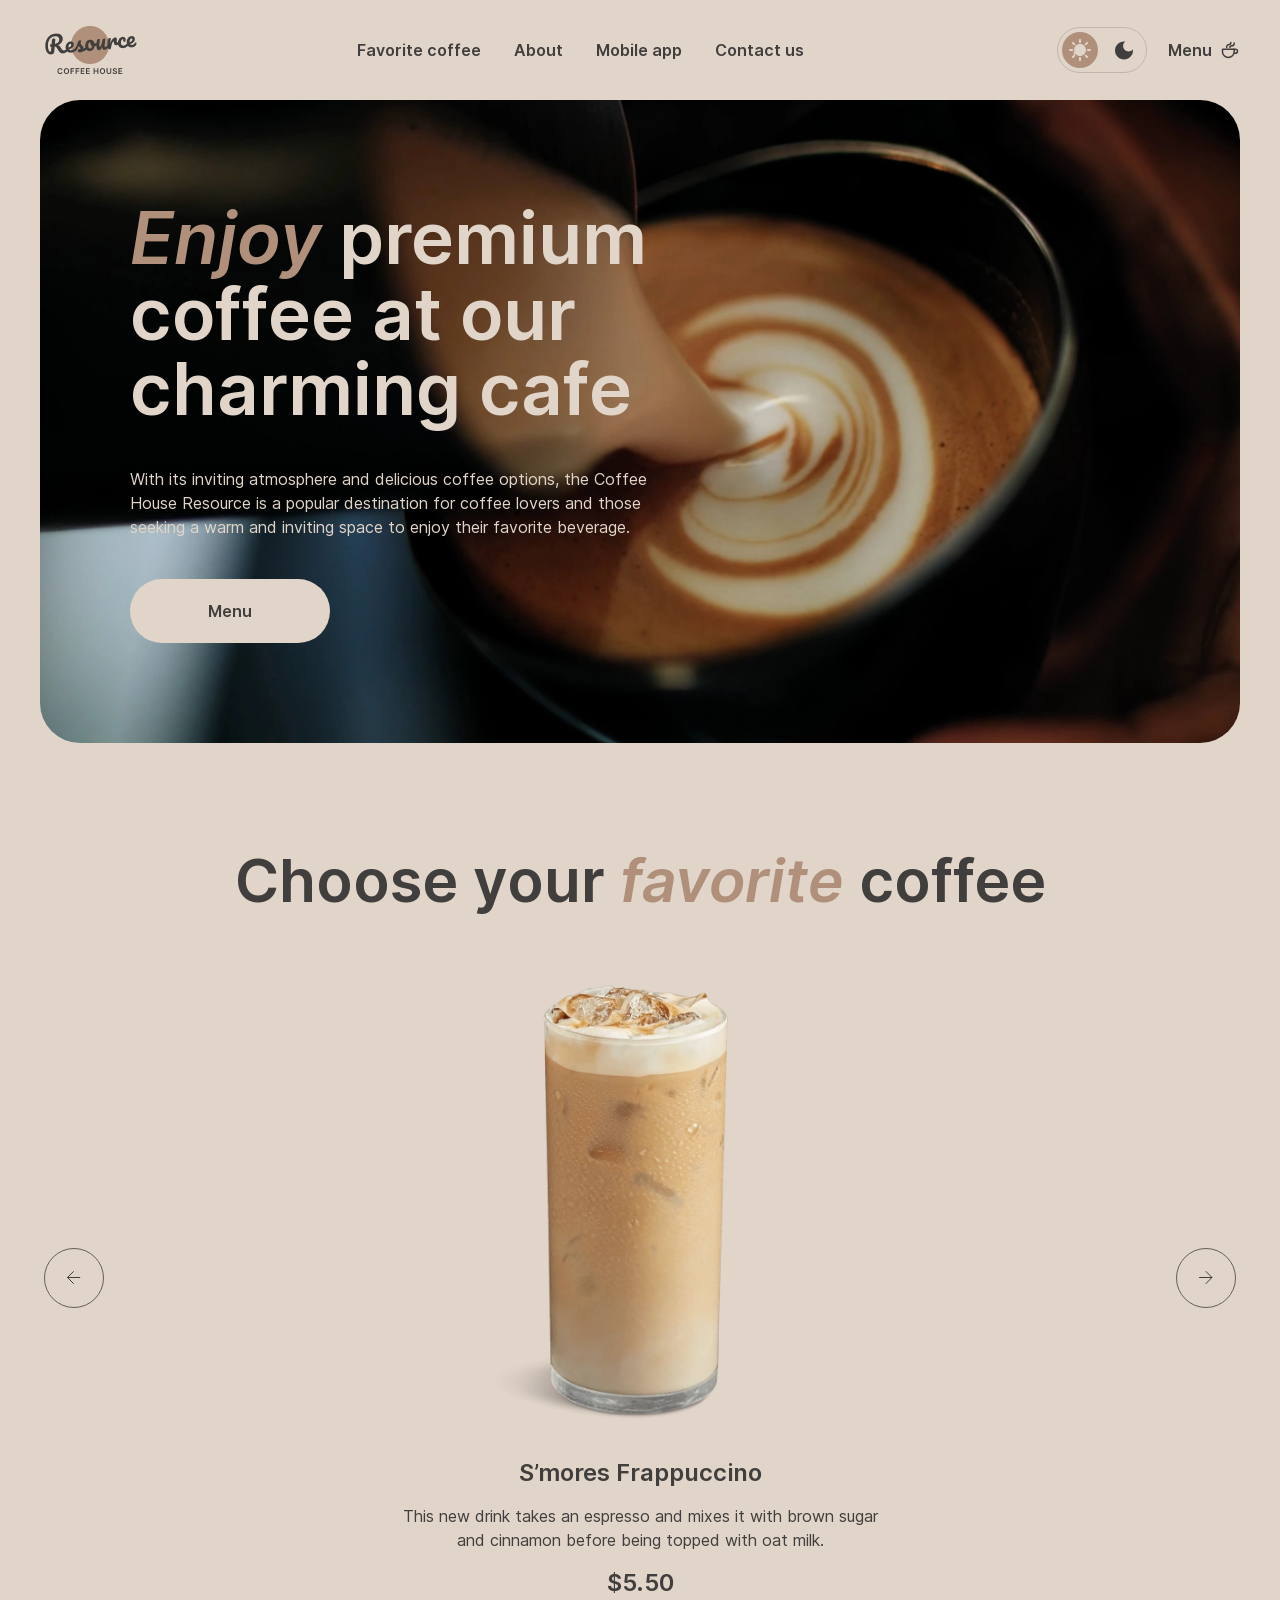
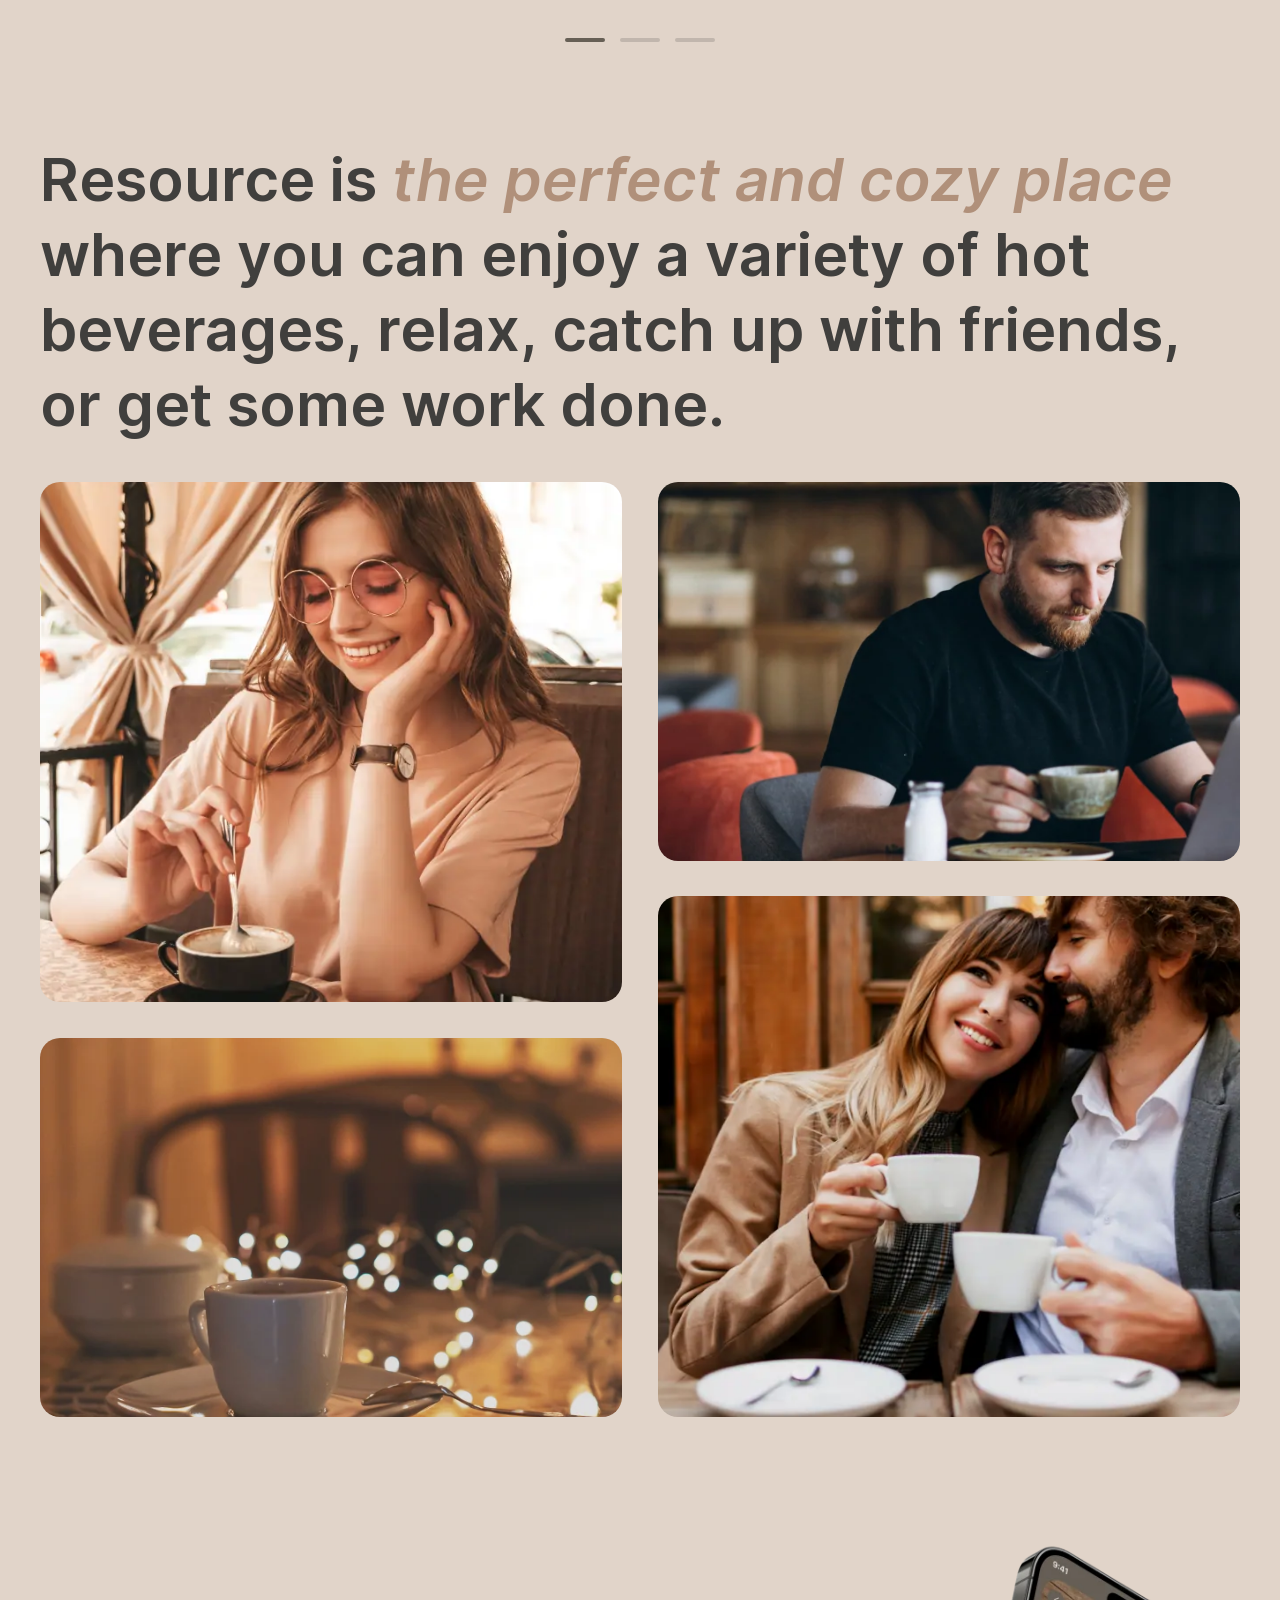
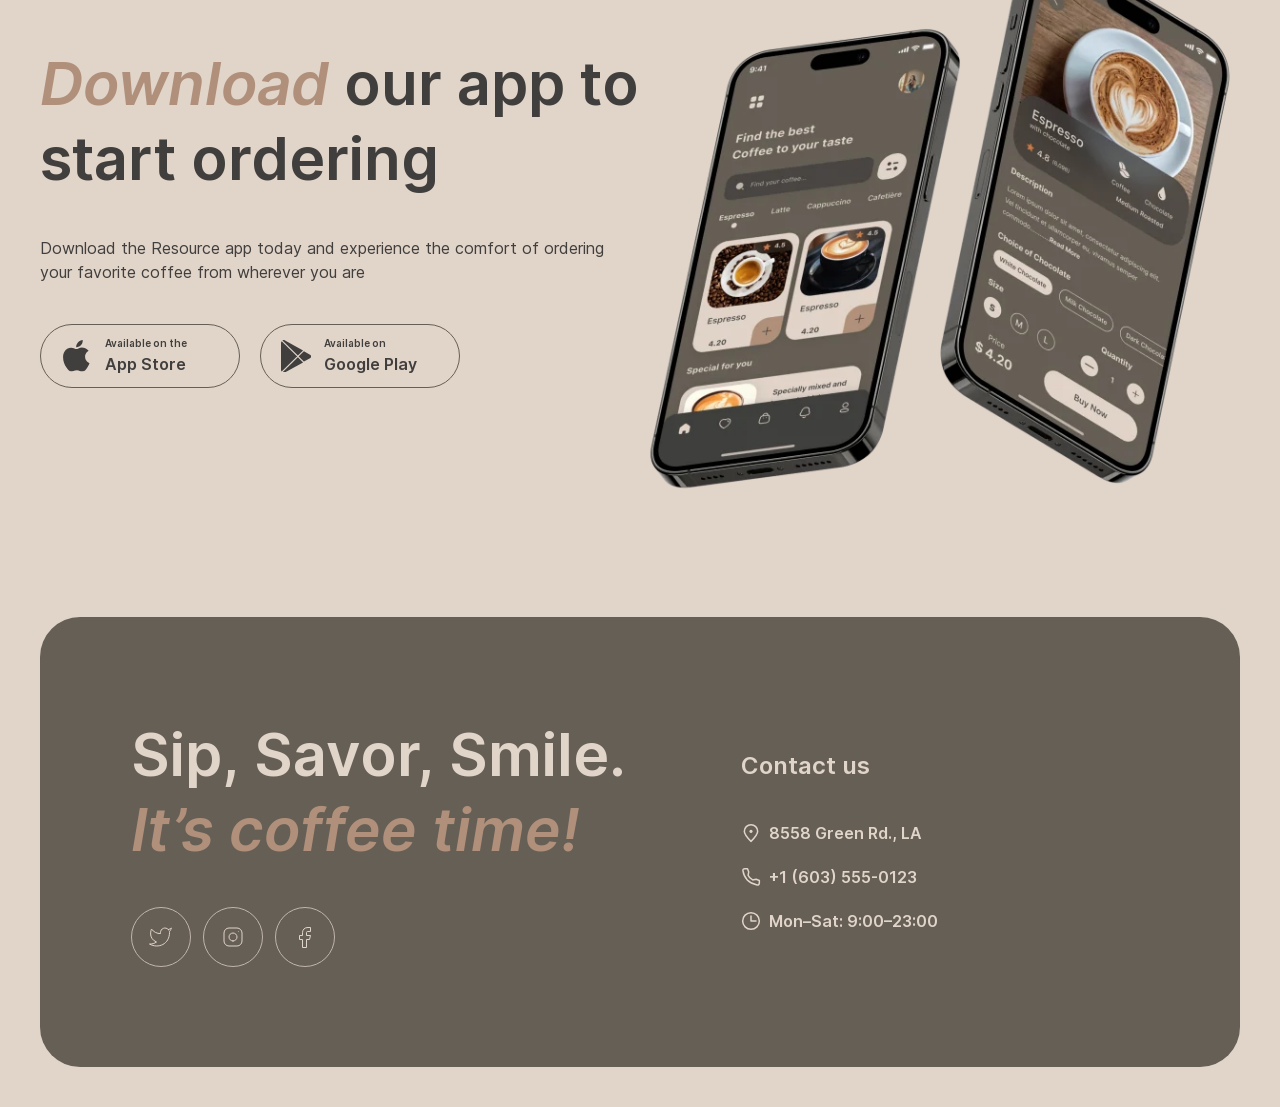
<file: index.html>
<!doctype html>
<html lang="en">
  <head>
    <meta charset="UTF-8" />
    <meta name="viewport" content="width=device-width, initial-scale=1.0" />
    <title>Coffee House</title>
    <link rel="icon" type="image/svg+xml" href="./favicon.svg" />
    <link rel="stylesheet" href="./css/modern-normalize.css" />
    <link rel="stylesheet" href="./css/common.css" />
    <link rel="stylesheet" href="./css/header.css" />
    <link rel="stylesheet" href="./css/index.css" />
    <link rel="stylesheet" href="./css/footer.css" />

    <script>
      if (localStorage.getItem("theme-taty4-kcnThs7") === "dark") {
        document.documentElement.setAttribute("data-theme", "dark");
      }
    </script>

    <script type="module" src="./assets/js/index.js"></script>
  </head>
  <body>
    <header class="header">
      <a class="header-logo" href="./index.html"></a>
      <nav class="header-nav">
        <ul class="nav-list">
          <li class="nav-item">
            <a href="#favorite-coffee">Favorite coffee</a>
          </li>
          <li class="nav-item"><a href="#about">About</a></li>
          <li class="nav-item"><a href="#mobile-apps">Mobile app</a></li>
          <li class="nav-item"><a href="#footer">Contact us</a></li>
          <li class="nav-item nav-item-menu">
            <a class="link-menu nav-burger" href="./coffee.html"
              >Menu
              <svg class="icon burger-menu-cup">
                <use href="./assets/sprite.svg#coffee-cup"></use>
              </svg>
            </a>
          </li>
        </ul>
      </nav>
      <div class="header-actions">
        <div class="header-theme">
          <input
            class="input-header"
            type="radio"
            name="theme"
            id="light-theme"
            value="light"
          />
          <label for="light-theme" class="label-light">
            <svg class="icon"><use href="./assets/sprite.svg#sun"></use></svg>
          </label>
          <input
            class="input-header"
            type="radio"
            name="theme"
            id="dark-theme"
            value="dark"
          />
          <label for="dark-theme" class="label-dark">
            <svg class="icon"><use href="./assets/sprite.svg#moon"></use></svg>
          </label>
        </div>
        <a class="link-menu" href="./coffee.html"
          >Menu
          <svg class="icon">
            <use href="./assets/sprite.svg#coffee-cup"></use>
          </svg>
        </a>
        <button class="burger-button"></button>
      </div>
    </header>
    <main>
      <section class="home-section">
        <div class="home-content">
          <h1 class="home-heading">
            <span class="text-accent">Enjoy</span> premium coffee at our
            charming cafe
          </h1>
          <p class="home-description">
            With its inviting atmosphere and delicious coffee options, the
            Coffee House Resource is a popular destination for coffee lovers and
            those seeking a warm and inviting space to enjoy their favorite
            beverage.
          </p>
          <a class="home-link" href="./coffee.html"
            ><span class="home-link-text"
              >Menu
              <svg class="icon">
                <use href="./assets/sprite.svg#coffee-cup"></use>
              </svg>
            </span>
          </a>
        </div>
      </section>
      <section class="favorite-section" id="favorite-coffee">
        <h2 class="title-section">
          Choose your <span class="text-accent">favorite</span> coffee
        </h2>
        <div class="slider-container">
          <button class="slider-button slider-button-left">
            <svg class="icon">
              <use href="./assets/sprite.svg#slider-arrow-left"></use>
            </svg>
          </button>
          <div class="slider">
            <div class="slider-track">
              <div class="slide">
                <div class="slide-image">
                  <img
                    src="./assets/images/slider/coffee-slider-1.webp"
                    alt="S’mores Frappuccino"
                  />
                </div>
                <div class="slide-description">
                  <h3 class="coffee-title">S’mores Frappuccino</h3>
                  <p class="coffee-description">
                    This new drink takes an espresso and mixes it with brown
                    sugar and cinnamon before being topped with oat milk.
                  </p>
                  <p class="coffee-price">$5.50</p>
                </div>
              </div>
              <div class="slide">
                <div class="slide-image">
                  <img
                    src="./assets/images/slider/coffee-slider-2.webp"
                    alt="Caramel Macchiato"
                  />
                </div>
                <div class="slide-description">
                  <h3 class="coffee-title">Caramel Macchiato</h3>
                  <p class="coffee-description">
                    Fragrant and unique classic espresso with rich caramel-peanut syrup, 
                    with cream under whipped thick foam 
                  </p>
                  <p class="coffee-price">$5.50</p>
                </div>
              </div>
              <div class="slide">
                <div class="slide-image">
                  <img
                    src="./assets/images/slider/coffee-slider-3.webp"
                    alt="Ice coffee"
                  />
                </div>
                <div class="slide-description">
                  <h3 class="coffee-title">Ice coffee</h3>
                  <p class="coffee-description">
                    A popular summer drink that tones and invigorates. 
                    Prepared from coffee, milk and ice. 
                  </p>
                  <p class="coffee-price">$5.50</p>
                </div>
              </div>
            </div>
          </div>
          <button class="slider-button slider-button-right">
            <svg class="icon">
              <use href="./assets/sprite.svg#slider-arrow-right"></use>
            </svg>
          </button>
        </div>
        <div class="bullets-container">
          <span class="bullet active" data-index="1"></span>
          <span class="bullet" data-index="2"></span>
          <span class="bullet" data-index="3"></span>
        </div>
      </section>
      <section class="about-section" id="about">
        <h2 class="title-section">
          Resource is
          <span class="text-accent">the perfect and cozy place</span> where you
          can enjoy a variety of hot beverages, relax, catch up with friends, or
          get some work done.
        </h2>
        <div class="about-gallery">
          <div class="about-gallery-part">
            <div class="about-gallery-item item-1">
              <img
                src="./assets/images/about/about-1.webp"
                alt="A woman relaxing in a comfortable armchair, holding a steaming ceramic mug of coffee"
              />
            </div>
            <div class="about-gallery-item item-2">
              <img
                src="./assets/images/about/about-2.webp"
                alt="A white ceramic cup of fresh cappuccino with rich foam"
              />
            </div>
          </div>
          <div class="about-gallery-part">
            <div class="about-gallery-item item-3">
              <img
                src="./assets/images/about/about-3.webp"
                alt="A young man working on his laptop while taking a sip of coffee in a modern cafe"
              />
            </div>
            <div class="about-gallery-item item-4">
              <img
                src="./assets/images/about/about-4.webp"
                alt="Romantic couple sharing a tender moment while holding warm ceramic mugs of coffee"
              />
            </div>
          </div>
        </div>
      </section>
      <section class="section-apps" id="mobile-apps">
        <div class="apps-content">
          <h2 class="title-section">
            <span class="text-accent">Download</span> our app to start ordering
          </h2>
          <p class="apps-description">
            Download the Resource app today and experience the comfort of
            ordering your favorite coffee from wherever you are
          </p>

          <div class="apps-buttons">
            <button class="apps-button button-app-store">
              <svg class="icon">
                <use href="./assets/sprite.svg#apple"></use>
              </svg>
              <span class="apps-button-content">
                <span class="apps-button-available">Available on the</span>
                <span class="apps-button-name">App Store</span>
              </span>
            </button>
            <button class="apps-button button-google-play">
              <svg class="icon">
                <use href="./assets/sprite.svg#google-play"></use>
              </svg>
              <span class="apps-button-content">
                <span class="apps-button-available">Available on</span>
                <span class="apps-button-name">Google Play</span>
              </span>
            </button>
          </div>
        </div>
        <div class="apps-image">
          <img
            src="./assets/images/mobile-screens.webp"
            alt="Smartphone with the official coffee shop ordering application on screen"
          />
        </div>
      </section>
    </main>
    <footer class="footer" id="footer">
      <div class="footer-offer">
        <h2 class="title-section">
          Sip, Savor, Smile.
          <span class="text-accent">It’s coffee time! </span>
        </h2>
        <ul class="social-link-list">
          <li class="social-link-item">
            <a class="social-link-link" href="#"
              ><svg class="icon icon-twitter">
                <use href="./assets/sprite.svg#twitter"></use>
              </svg>
            </a>
          </li>
          <li class="social-link-item">
            <a class="social-link-link" href="#">
              <svg class="icon icon-instagram">
                <use href="./assets/sprite.svg#instagram"></use>
              </svg>
            </a>
          </li>
          <li class="social-link-item">
            <a class="social-link-link" href="#">
              <svg class="icon icon-facebook">
                <use href="./assets/sprite.svg#facebook"></use>
              </svg>
            </a>
          </li>
        </ul>
      </div>
      <div class="footer-contacts">
        <h3 class="heading-contacts">Contact us</h3>
        <ul class="contacts-list">
          <li class="contacts-item">
            <a
              class="contacts-link"
              href="https://www.google.com/maps/place/44%C2%B002'12.2%22N+123%C2%B007'31.7%22W/@44.0367104,-123.1280595,17z/data=!3m1!4b1!4m4!3m3!8m2!3d44.0367104!4d-123.1254846?entry=ttu&g_ep=EgoyMDI2MDkxNi4wIKXMDSoASAFQAw%3D%3D"
              target="_blank"
              rel="noopener noreferrer"
            >
              <svg class="icon icon-facebook">
                <use href="./assets/sprite.svg#pin-alt"></use>
              </svg>
              <span>8558 Green Rd., LA</span>
            </a>
          </li>
          <li class="contacts-item">
            <a class="contacts-link" href="tel:+375291234567">
              <svg class="icon icon-facebook">
                <use href="./assets/sprite.svg#phone"></use>
              </svg>
              <span>+1 (603) 555-0123</span>
            </a>
          </li>
          <li class="contacts-item">
            <a class="contacts-link" href="">
              <svg class="icon icon-facebook">
                <use href="./assets/sprite.svg#clock"></use>
              </svg>
              <span>Mon–Sat: 9:00–23:00</span>
            </a>
          </li>
        </ul>
      </div>
    </footer>
  </body>
</html>
</file>
<file: css/common.css>
h1,
h2,
h3,
h4,
p,
figure {
  margin: 0;
}

ul,
ol {
  list-style: none;
  margin: 0;
  padding: 0;
}

a {
  text-decoration: none;
  color: inherit;
}

img {
  max-width: 100%;
  display: block;
}

@font-face {
  font-display: swap;
  font-family: "Inter";
  font-style: normal;
  font-weight: 400;
  src: url("../assets/fonts/Inter-Regular.woff2") format("woff2");
}

@font-face {
  font-display: swap;
  font-family: "Inter";
  font-style: italic;
  font-weight: 400;
  src: url("../assets/fonts/Inter-Italic.woff2") format("woff2");
}

@font-face {
  font-display: swap;
  font-family: "Inter";
  font-style: normal;
  font-weight: 600;
  src: url("../assets/fonts/Inter-SemiBold.woff2") format("woff2");
}

@font-face {
  font-display: swap;
  font-family: "Inter";
  font-style: italic;
  font-weight: 600;
  src: url("../assets/fonts/Inter-SemiBoldItalic.woff2") format("woff2");
}

:root {
  --text-primary: #403f3d;
  --text-inverse: #e1d4c9;
  --text-accent: #b0907a;

  --bgc-page: #e1d4c9;
  --bgc-container: #665f55;
  --bgc-overlay: #403f3dcc;

  --border-primary: #c1b6ad;
  --border-inverse: #665f55;

  --fs-basic: 1rem;

  --logo-url: url("../assets/images/logo/logo.png");
}

[data-theme="dark"] {
  --text-primary: #e1d4c9;

  --bgc-page: #292826;
  --bgc-container: #403f3d;
  --bgc-overlay: #292826;

  --border-primary: #665f55;
  --border-inverse: #c1b6ad;

  --logo-url: url("../assets/images/logo/logo-dark.png");
  --bgc-overlay: #403f3dcc;
}

html {
  scroll-behavior: smooth;
}

body {
  max-width: 1440px;
  margin: 0 auto;
  padding: 20px 40px 40px;
  background-color: var(--bgc-page);
  font-family: "Inter", sans-serif;
  font-size: var(--fs-basic);
  color: var(--text-primary);
}

.title-section {
  font-size: 3.75rem;
  font-weight: 600;
  line-height: 125%;
  letter-spacing: 0;
}

.text-accent {
  font-style: italic;
  color: var(--text-accent);
}

@media (max-width: 768px) {
  body {
    padding-inline: clamp(
      16px,
      calc(16px + (40 - 16) * ((100vw - 380px) / (768 - 380))),
      40px
    );
  }

  .title-section {
    font-size: clamp(
      32px,
      calc(32px + (60 - 32) * ((100vw - 380px) / (768 - 380))),
      60px
    );
  }
}
</file>
<file: css/header.css>
@property --color-theme {
  syntax: "<color>";
  inherits: true;
  initial-value: #403f3d;
}

.header {
  position: relative;
  display: flex;
  justify-content: space-between;
  align-items: center;
  gap: 15px;
  width: 100%;
}

.header-logo {
  display: block;
  flex-shrink: 0;
  width: 100px;
  height: 60px;
  background: var(--logo-url) no-repeat center / cover;
}

.nav-list {
  display: flex;
  gap: clamp(
    10px,
    calc(10px + (40 - 10) * ((100vw - 768px) / (1440 - 768))),
    40px
  );
}

.nav-item-menu {
  display: none;
}

.nav-item a {
  display: flex;
  font-size: 1rem;
  font-weight: 600;
  line-height: 150%;
  letter-spacing: 0%;
  transition: color 0.3s;
}

.header-actions {
  display: flex;
  align-items: center;
  margin-left: clamp(
    10px,
    calc(10px + (44 - 10) * ((100vw - 768px) / (1440 - 768))),
    44px
  );
  gap: clamp(
    10px,
    calc(10px + (24 - 10) * ((100vw - 768px) / (1440 - 768))),
    24px
  );
}

.header-theme {
  display: flex;
  gap: 8px;
  padding: 4px;
  border-radius: 100px;
  border: 1px solid var(--border-primary);
}

input[type="radio"] {
  opacity: 0;
  position: absolute;
  z-index: -1;
}

.input-header:checked + label {
  background-color: var(--text-accent);

  .icon {
    --color-theme: var(--text-inverse);
  }
}

.label-light,
.label-dark {
  display: flex;
  justify-content: center;
  align-items: center;
  width: 36px;
  height: 36px;
  border-radius: 100px;
  cursor: pointer;
  transition: background-color 0.3s;

  .icon {
    width: 22px;
    height: 22px;
    /*     fill: var(--text-primary); */
    --color-theme: var(--text-primary);
    transition: --color-theme 0.3s;
  }
}

.label-dark .icon {
  width: 18px;
  height: 19px;
}

.link-menu {
  position: relative;
  display: flex;
  align-items: center;
  gap: 8px;
  font-weight: 600;
  line-height: 150%;
  letter-spacing: 0%;
  color: var(--text-primary);

  &.active {
    pointer-events: none;

    &::after {
      width: 100%;
    }
  }

  .icon {
    width: 20px;
    height: 20px;
    --color-cup: var(--text-primary);
  }

  .burger-menu-cup {
    width: 40px;
    height: 40px;
  }
}

.link-menu::after {
  content: "";
  display: block;
  position: absolute;
  bottom: -3px;
  width: 0;
  height: 2px;
  background-color: var(--text-primary);
  transition: width 0.3s;
}

.burger-button {
  display: none;
  position: relative;
  width: 44px;
  height: 44px;
  border-radius: 50%;
  border: 1px solid var(--border-inverse);
  background-color: transparent;
}

.burger-button::before,
.burger-button::after {
  content: "";
  display: block;
  position: absolute;
  left: 50%;
  transform: translateX(-50%);
  width: 16px;
  height: 1px;
  background-color: var(--text-primary);
  border: 1px solid var(--text-primary);

  transition: 0.3s ease;
}

.burger-button::before {
  top: 17px;
}

.burger-button::after {
  top: 24px;
}

body.menu-open {
  overflow: hidden;

  .header-nav {
    transform: translateX(0);
  }

  .burger-button::before {
    top: 50%;
    transform: translate(-50%, -50%) rotate(-45deg);
  }

  .burger-button::after {
    top: 50%;
    transform: translate(-50%, -50%) rotate(45deg);
  }
}

/* Media */

@media (hover: hover) and (pointer: fine) {
  .nav-item a:hover {
    color: var(--border-inverse);
  }

  .label-light:hover,
  .label-dark:hover {
    background-color: var(--border-inverse);

    .icon {
      --color-theme: var(--text-inverse);
    }
  }

  .link-menu:hover::after {
    width: 100%;
  }
}

@media (max-width: 768px) {
  .label-light,
  .label-dark {
    width: 44px;
    height: 40px;
  }

  .burger-button {
    display: block;
  }

  .link-menu {
    display: none;
  }

  .nav-item-menu {
    display: flex;
  }

  .header-nav {
    position: fixed;
    top: 100px;
    left: 0;
    width: 100%;
    height: calc(100vh - 100px);
    transform: translateX(100%);
    background-color: var(--bgc-page);

    display: flex;
    justify-content: center;
    align-items: center;
    z-index: 100;

    transition:
      transform 0.3s ease,
      opacity 1s;
  }

  .nav-list {
    display: flex;
    flex-direction: column;
    align-items: center;
    gap: 60px;
  }

  .nav-item a {
    font-size: 2rem;
    line-height: 125%;
  }

  .header-actions {
    gap: clamp(
      12px,
      calc(12px + (24 - 12) * ((100vw - 380px) / (768 - 380))),
      24px
    );
  }
}
</file>
<file: css/index.css>
@property --color-apple {
  syntax: "<color>";
  inherits: true;
  initial-value: #403f3d;
}

.home-section {
  padding: 100px;
  padding-inline: clamp(
    60px,
    calc(60px + (100 - 60) * ((100vw - 768px) / (1440 - 768))),
    100px
  );
  margin-top: 20px;
  background-image: url(../assets/images/img-hero.webp);
  background-size: cover;
  background-repeat: no-repeat;
  background-position: center;
  border-radius: 40px;
}

.home-content {
  display: flex;
  flex-direction: column;
  max-width: 530px;
  gap: 40px;
}

.home-heading {
  font-size: 4.5rem;
  font-weight: 600;
  line-height: 105%;
  letter-spacing: 0;
  color: var(--text-inverse);
}

.home-description {
  line-height: 150%;
  letter-spacing: 0;
  color: var(--text-inverse);
}

.home-link {
  line-height: 150%;
  font-weight: 600;
  color: var(--text-primary);
  padding: 1.25rem;
  background-color: var(--bgc-page);
  max-width: 200px;
  border-radius: 100px;
  text-align: center;
}

.home-link-text {
  position: relative;

  .icon {
    --color-cup: var(--text-primary);
    width: 20px;
    height: 20px;
    display: block;
    opacity: 0;
    position: absolute;
    top: 50%;
    right: -8px;
    transform: translate(100%, -50%);
    transition: opacity 0.3s;
  }
}

/* Favorite section */

.favorite-section {
  margin-top: 100px;
  display: flex;
  flex-direction: column;
  align-items: center;
  gap: 40px;

  .title-section {
    text-align: center;
  }
}

.slider-container {
  display: flex;
  align-items: center;
  justify-content: space-between;
  width: calc(100% - 8px);
}

.slider {
  overflow-x: hidden;
  width: 100%;
  max-width: 480px;
}

.slider-track {
  display: flex;
  width: 100%;
}

.slide {
  flex: 0 0 100%;
  display: flex;
  flex-direction: column;
  gap: 20px;
}

.slide-image {
  max-width: 480px;
}

.slider-button {
  display: flex;
  justify-content: center;
  align-items: center;
  flex-shrink: 0;
  width: 60px;
  height: 60px;
  background-color: transparent;
  border-radius: 50%;
  border: 1px solid var(--border-inverse);
  cursor: pointer;
  transition:
    background-color 0.3s,
    border-color 0.3s;

  .icon {
    width: 13.5px;
    height: 13px;
    stroke: var(--text-primary);
    transition: color 0.3s;
  }
}

.coffee-title,
.coffee-price {
  font-size: 1.5rem;
  font-weight: 600;
  line-height: 125%;
  letter-spacing: 0%;
}

.coffee-description,
.apps-description {
  line-height: 150%;
  letter-spacing: 0;
}

.slide-description {
  display: flex;
  flex-direction: column;
  gap: 16px;
  max-width: 480px;
  align-items: center;

  .coffee-description {
    text-align: center;
  }
}

.bullets-container {
  display: flex;
  gap: 15px;
}

.bullet {
  display: block;
  height: 4px;
  width: 40px;
  background-color: var(--border-primary);
  border-radius: 100px;
  cursor: pointer;

  &.active {
    background-color: var(--border-inverse);
  }
}

/* About section */

.about-section {
  margin-top: 100px;
  display: flex;
  flex-direction: column;
  gap: 40px;
}

.about-gallery {
  display: flex;
  justify-content: space-between;
  gap: clamp(
    20px,
    calc(20px + (40 - 20) * ((100vw - 768px) / (1440 - 768))),
    40px
  );
}

.about-gallery-part {
  display: flex;
  flex-direction: column;
  gap: clamp(
    20px,
    calc(20px + (40 - 20) * ((100vw - 768px) / (1440 - 768))),
    40px
  );
}

.item-1,
.item-4 {
  aspect-ratio: 660 / 590;
}

.item-2,
.item-3 {
  aspect-ratio: 660 / 430;
}

.about-gallery-item {
  width: 100%;
  max-width: 660px;
  overflow: hidden;
  border-radius: 20px;

  img {
    display: block;
    width: 100%;
    height: 100%;
    object-fit: cover;
    object-position: center;

    transform: scale(1.1);
  }
}

/* Section Mobile app */

.section-apps {
  margin-top: 100px;
  display: flex;
  justify-content: space-between;
  align-items: center;
}

.apps-content {
  display: flex;
  flex-direction: column;
  gap: 40px;
  max-width: 600px;
}

.apps-buttons {
  display: flex;
  gap: 20px;
}

.apps-button {
  display: flex;
  align-items: center;
  background-color: transparent;
  padding: 11px 20px;
  gap: 13px;
  border: 1px solid var(--border-inverse);
  border-radius: 100px;
  max-width: 200px;
  width: 100%;
  transition:
    background-color 0.3s,
    border-color 0.3s;
  cursor: pointer;

  .icon {
    width: 30.5px;
    height: 31.6px;
    --color-apple: var(--text-primary);
    transition: --color-apple 0.4s;
  }
}

.button-google-play .icon {
  width: 30.3px;
  height: 32.8px;
}

.apps-button-content {
  display: flex;
  flex-direction: column;
  align-items: flex-start;
  gap: 2px;
}

.apps-button-available {
  font-size: 0.625rem;
  font-weight: 600;
  line-height: 140%;
  letter-spacing: 0;
  color: var(--text-primary);
  transition: color 0.3s;
}

.apps-button-name {
  font-weight: 600;
  line-height: 150%;
  letter-spacing: 0;
  color: var(--text-primary);
  transition: color 0.3s;
}

/* Media */

@media (hover: hover) and (pointer: fine) {
  .home-link:hover svg {
    opacity: 1;
  }

  .slider-button:hover {
    background-color: var(--bgc-container);
    border-color: var(--bgc-container);

    .icon {
      stroke: var(--text-inverse);
    }
  }

  .apps-button:hover {
    background-color: var(--bgc-container);
    border-color: var(--bgc-container);

    .apps-button-available,
    .apps-button-name {
      color: var(--text-inverse);
    }
    .icon {
      --color-apple: var(--text-inverse);
    }
  }
}

@media (max-width: 768px) {
  .home-section {
    padding: clamp(
        60px,
        calc(60px + (100 - 60) * ((100vw - 380px) / (768 - 380))),
        100px
      )
      clamp(
        16px,
        calc(16px + (60 - 16) * ((100vw - 380px) / (768 - 380))),
        60px
      );
  }

  .home-heading {
    line-height: 105%;
    font-size: clamp(
      42px,
      calc(42px + (72 - 42) * ((100vw - 380px) / (768 - 380))),
      72px
    );
  }

  .home-link .icon {
    opacity: 1;
  }

  .slider-container {
    width: 100%;
  }

  .about-gallery {
    flex-direction: column;
    align-items: center;
    gap: 40px;
  }

  .about-gallery-part {
    width: 100%;
  }

  .item-2,
  .item-3 {
    display: none;
  }

  .about-gallery-item {
    max-width: none;

    img {
      transform: scale(1.05);
    }
  }

  .item-1,
  .item-4 {
    height: 590px;
    aspect-ratio: auto;
  }

  .section-apps {
    align-items: flex-start;
    flex-direction: column;
    gap: clamp(
      40px,
      calc(40px + (100 - 40) * ((100vw - 380px) / (768 - 380))),
      100px
    );

    .apps-content {
      max-width: none;
    }

    .title-section {
      max-width: 600px;
    }

    .apps-image {
      align-self: center;
    }
  }
}

@media (max-width: 535px) {
  .slider-button {
    display: none;
  }
}

@media (max-width: 485px) {
  .home-heading {
    line-height: 115%;
  }

  .about-gallery-item {
    img {
      transform: scale(1.25);
    }
  }
  .section-apps {
    .title-section {
      max-width: 300px;
    }
  }

  .apps-buttons {
    flex-direction: column;
  }
}
</file>
<file: css/footer.css>
.footer {
  margin-top: 100px;
  display: flex;
  align-items: center;
  gap: 100px
    clamp(
      10px,
      calc(10px + (100 - 10) * ((100vw - 760px) / (1440 - 768))),
      100px
    );
  padding: 100px
    clamp(
      60px,
      calc(60px + (100 - 60) * ((100vw - 760px) / (1440 - 768))),
      100px
    );
  background-color: var(--bgc-container);
  border-radius: 40px;

  .title-section {
    color: var(--text-inverse);
  }
}

.footer-offer,
.footer-contacts {
  display: flex;
  flex-direction: column;
  gap: 40px;
  max-width: 530px;
}

.social-link-list {
  display: flex;
  gap: 12px;
}

.social-link-link {
  display: flex;
  justify-content: center;
  align-items: center;
  width: 60px;
  height: 60px;
  border-radius: 50%;
  border: 1px solid var(--border-primary);
  transition:
    border-color 0.3s,
    background-color 0.3s;

  .icon {
    stroke: var(--text-inverse);
    transition: 0.3s;
  }

  .icon-twitter {
    width: 23px;
    height: 20px;
  }

  .icon-instagram {
    width: 24px;
    height: 24px;
  }

  .icon-facebook {
    width: 12px;
    height: 21px;
  }
}

.heading-contacts {
  font-size: 1.5rem;
  font-weight: 600;
  line-height: 125%;
  letter-spacing: 0%;
  color: var(--text-inverse);
}

.contacts-list {
  display: flex;
  flex-direction: column;
  gap: 20px;
}

.contacts-link {
  position: relative;
  display: flex;
  align-items: center;
  gap: 8px;
  color: var(--text-inverse);
  font-weight: 600;
  line-height: 150%;
  letter-spacing: 0;

  .icon {
    width: 20px;
    height: 20px;
    stroke: var(--text-inverse);
  }
}

.contacts-link::after {
  content: "";
  display: block;
  position: absolute;
  bottom: -3px;
  width: 0;
  height: 2px;
  background-color: var(--text-inverse);
  transition: width 0.3s;
}

@media (hover: hover) and (pointer: fine) {
  .contacts-link:hover::after {
    width: 100%;
  }

  .social-link-link:hover {
    border-color: var(--bgc-page);
    background-color: var(--bgc-page);

    .icon {
      stroke: var(--text-primary);
    }
  }
}

@media (max-width: 955px) {
  .footer {
    flex-direction: column;
    align-items: start;
    gap: 100px;
  }
}

@media (max-width: 768px) {
  .footer {
    padding: clamp(
        60px,
        calc(60px + (100 - 60) * ((100vw - 380px) / (768 - 380))),
        100px
      )
      clamp(
        16px,
        calc(16px + (60 - 16) * ((100vw - 380px) / (768 - 380))),
        60px
      );

    flex-direction: column;
    align-items: start;
    gap: clamp(
      40px,
      calc(40px + (100 - 40) * ((100vw - 380px) / (768 - 380))),
      100px
    );

    .title-section {
      max-width: 300px;
    }
  }
}

@media (max-width: 485px) {
  .footer {
    .title-section {
      max-width: 300px;
    }
  }
}
</file>
